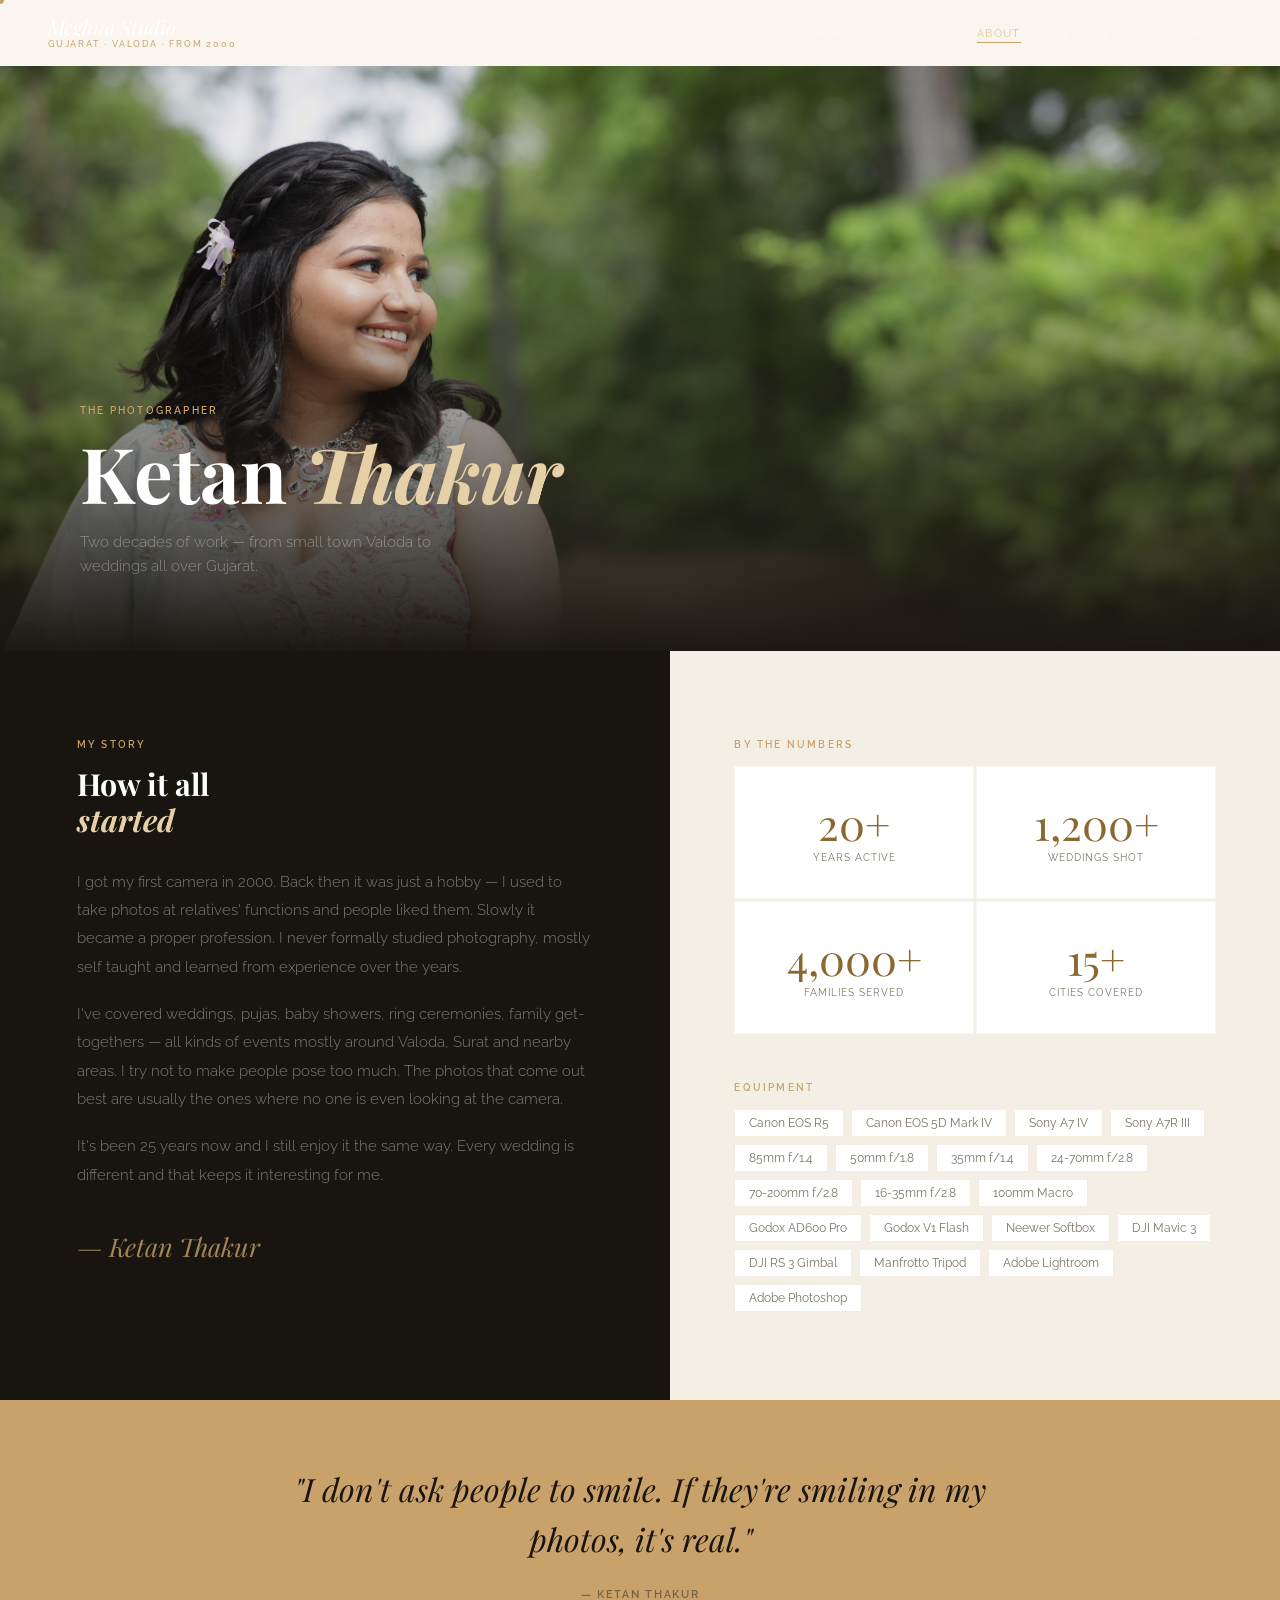
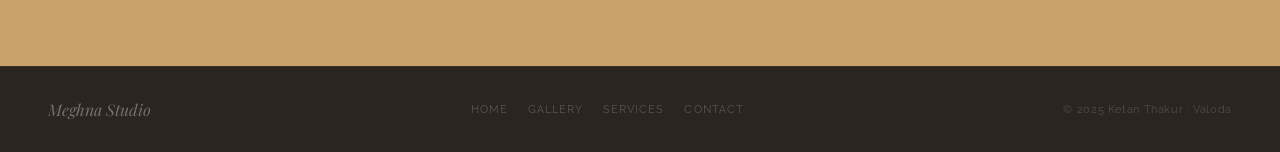
<file: about.html>
<!DOCTYPE html>
<html lang="en">
<head>
  <meta charset="UTF-8">
  <meta name="viewport" content="width=device-width, initial-scale=1.0">
  <title>Meghna Studio — About</title>
  <link rel="stylesheet" href="base.css">
  <link rel="stylesheet" href="about.css">
</head>
<body>

  <div id="dot"></div>

  <nav class="nav dark" id="nav">
    <a class="nav-logo" href="home.html">
      Meghna Studio
      <span>Gujarat · Valoda · From 2000</span>
    </a>
    <div class="nav-links">
      <a href="home.html">Home</a>
      <a href="gallery.html">Gallery</a>
      <a href="about.html" class="here">About</a>
      <a href="services.html">Services</a>
      <a href="contact.html">Contact</a>
    </div>
  </nav>

  <div class="wrap">

    <!-- CINEMATIC HEADER -->
    <div class="about-top">
      <div class="about-top-bg"></div>
      <div class="about-top-fade"></div>
      <div class="about-top-text">
        <span class="label">The photographer</span>
        <h1>Ketan <em>Thakur</em></h1>
        <p>Two decades of work — from small town Valoda to weddings all over Gujarat.</p>
      </div>
    </div>

    <!-- STORY -->
    <div class="about-body">
      <div class="about-story">
        <span class="label">My story</span>
        <h2>How it all<br><em>started</em></h2>

        <p>
          I got my first camera in 2000. Back then it was just a hobby — I used to
          take photos at relatives' functions and people liked them. Slowly it became
          a proper profession. I never formally studied photography, mostly self taught
          and learned from experience over the years.
        </p>
        <p>
          I've covered weddings, pujas, baby showers, ring ceremonies, family get-togethers —
          all kinds of events mostly around Valoda, Surat and nearby areas. I try not to
          make people pose too much. The photos that come out best are usually the ones
          where no one is even looking at the camera.
        </p>
        <p>
          It's been 25 years now and I still enjoy it the same way. Every wedding is
          different and that keeps it interesting for me.
        </p>

        <div class="sign">— Ketan Thakur</div>
      </div>

      <div class="about-meta">
        <span class="label">By the numbers</span>
        <div class="stat-boxes">
          <div class="stat-box">
            <div class="stat-box-n">20+</div>
            <div class="stat-box-l">Years active</div>
          </div>
          <div class="stat-box">
            <div class="stat-box-n">1,200+</div>
            <div class="stat-box-l">Weddings shot</div>
          </div>
          <div class="stat-box">
            <div class="stat-box-n">4,000+</div>
            <div class="stat-box-l">Families served</div>
          </div>
          <div class="stat-box">
            <div class="stat-box-n">15+</div>
            <div class="stat-box-l">Cities covered</div>
          </div>
        </div>

        <span class="label">Equipment</span>
        <div class="gear-tags">
          <span class="gear-tag">Canon EOS R5</span>
          <span class="gear-tag">Canon EOS 5D Mark IV</span>
          <span class="gear-tag">Sony A7 IV</span>
          <span class="gear-tag">Sony A7R III</span>
          <span class="gear-tag">85mm f/1.4</span>
          <span class="gear-tag">50mm f/1.8</span>
          <span class="gear-tag">35mm f/1.4</span>
          <span class="gear-tag">24-70mm f/2.8</span>
          <span class="gear-tag">70-200mm f/2.8</span>
          <span class="gear-tag">16-35mm f/2.8</span>
          <span class="gear-tag">100mm Macro</span>
          <span class="gear-tag">Godox AD600 Pro</span>
          <span class="gear-tag">Godox V1 Flash</span>
          <span class="gear-tag">Neewer Softbox</span>
          <span class="gear-tag">DJI Mavic 3</span>
          <span class="gear-tag">DJI RS 3 Gimbal</span>
          <span class="gear-tag">Manfrotto Tripod</span>
          <span class="gear-tag">Adobe Lightroom</span>
          <span class="gear-tag">Adobe Photoshop</span>
        </div>
      </div>
    </div>

    <!-- QUOTE -->
    <div class="about-quote">
      <blockquote>
        "I don't ask people to smile. If they're smiling in my photos, it's real."
        <cite>— Ketan Thakur</cite>
      </blockquote>
    </div>

  </div>

  <footer>
    <div class="logo">Meghna Studio</div>
    <nav class="links">
      <a href="home.html">Home</a>
      <a href="gallery.html">Gallery</a>
      <a href="services.html">Services</a>
      <a href="contact.html">Contact</a>
    </nav>
    <div class="copy">© 2025 Ketan Thakur · Valoda</div>
  </footer>

  <script src="js/main.js"></script>
</body>
</html>
</file>
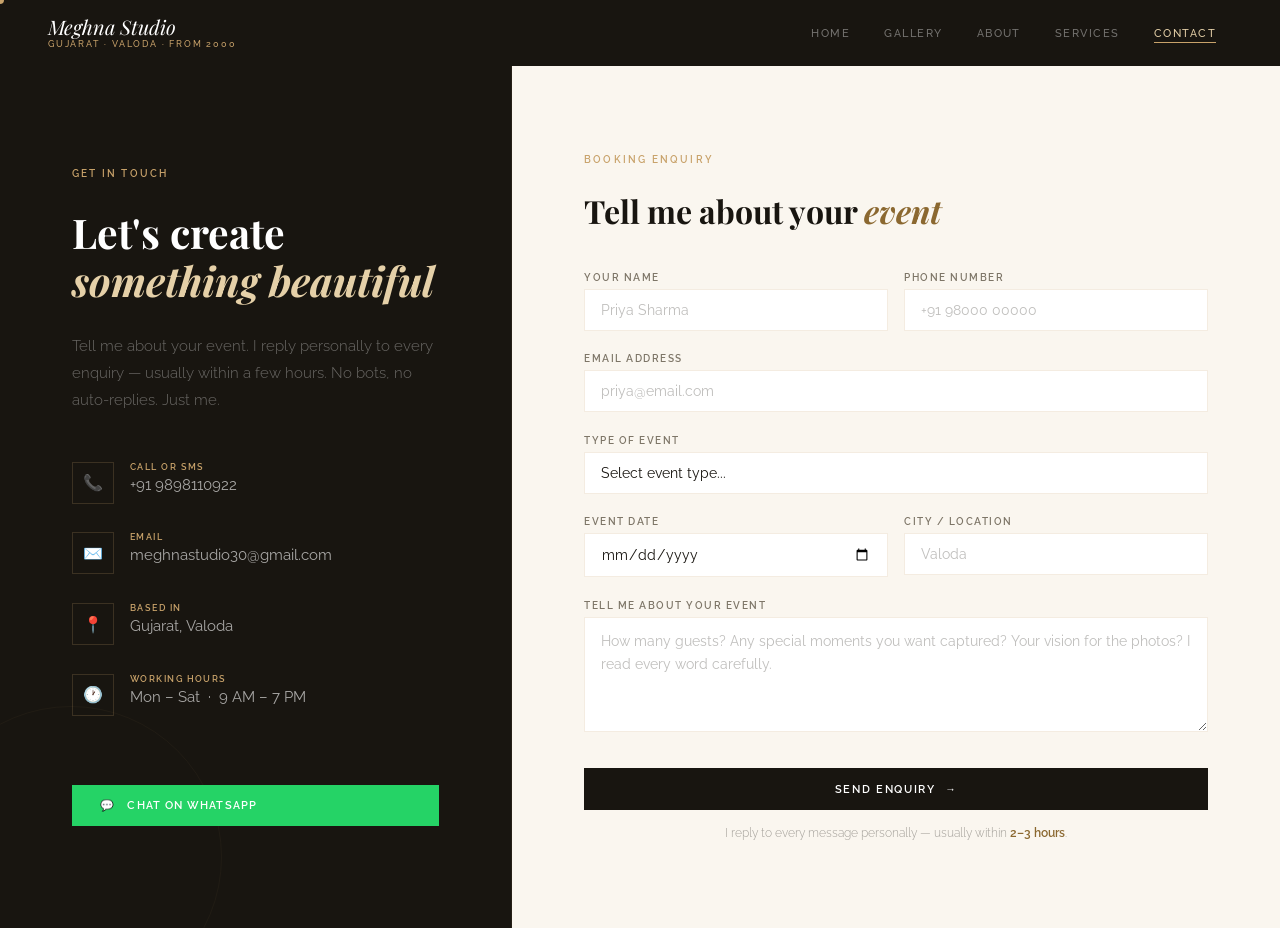
<file: contact.html>
<!DOCTYPE html>
<html lang="en">
<head>
  <meta charset="UTF-8">
  <meta name="viewport" content="width=device-width, initial-scale=1.0">
  <title>Meghna Studio — Contact</title>
  <link rel="stylesheet" href="base.css">
  <link rel="stylesheet" href="contact.css">
</head>
<body class="contact-page">

  <div id="dot"></div>

  <nav class="nav dark" id="nav">
    <a class="nav-logo" href="home.html">
      Meghna Studio
      <span>Gujarat · Valoda · From 2000</span>
    </a>
    <div class="nav-links">
      <a href="home.html">Home</a>
      <a href="gallery.html">Gallery</a>
      <a href="about.html">About</a>
      <a href="services.html">Services</a>
      <a href="contact.html" class="here">Contact</a>
    </div>
  </nav>

  <div class="wrap">
    <div class="contact-layout">

      <!-- LEFT — info -->
      <div class="contact-info">
        <span class="label">Get in touch</span>
        <h1>Let's create<br><em>something beautiful</em></h1>
        <p>
          Tell me about your event. I reply personally to every enquiry —
          usually within a few hours. No bots, no auto-replies. Just me.
        </p>

        <div class="contact-row">
          <div class="contact-row-icon">📞</div>
          <div>
            <div class="contact-row-lbl">Call or SMS</div>
            <div class="contact-row-val">+91 9898110922</div>
          </div>
        </div>

        <div class="contact-row">
          <div class="contact-row-icon">✉️</div>
          <div>
            <div class="contact-row-lbl">Email</div>
            <div class="contact-row-val">meghnastudio30@gmail.com</div>
          </div>
        </div>

        <div class="contact-row">
          <div class="contact-row-icon">📍</div>
          <div>
            <div class="contact-row-lbl">Based in</div>
            <div class="contact-row-val">
              Gujarat, Valoda
            </div>
          </div>
        </div>

        <div class="contact-row">
          <div class="contact-row-icon">🕐</div>
          <div>
            <div class="contact-row-lbl">Working hours</div>
            <div class="contact-row-val">Mon – Sat &nbsp;·&nbsp; 9 AM – 7 PM</div>
          </div>
        </div>

        <a class="wa" href="https://wa.me/919886700000" target="_blank">
          💬 &nbsp; Chat on WhatsApp
        </a>
      </div>

      <!-- RIGHT — form -->
      <div class="contact-form-side">
        <span class="label">Booking enquiry</span>
        <h2>Tell me about your <em>event</em></h2>

        <div class="two-col">
          <div class="field">
            <label>Your name</label>
            <input type="text" name="name" id="contact-name" placeholder="Priya Sharma">
          </div>
          <div class="field">
            <label>Phone number</label>
            <input type="tel" name="phone" id="contact-phone" placeholder="+91 98000 00000">
          </div>
        </div>

        <div class="field">
          <label>Email address</label>
          <input type="email" name="email" id="contact-email" placeholder="priya@email.com">
        </div>

        <div class="field">
          <label>Type of event</label>
          <select name="event_type" id="contact-event-type">
            <option value="">Select event type...</option>
            <option>Wedding / Reception</option>
            <option>Engagement / Pre-wedding shoot</option>
            <option>Family portrait session</option>
            <option>Birthday / Naming ceremony</option>
            <option>Corporate event</option>
            <option>Other</option>
          </select>
        </div>

        <div class="two-col">
          <div class="field">
            <label>Event date</label>
            <input type="date" name="event_date" id="contact-event-date">
          </div>
          <div class="field">
            <label>City / Location</label>
            <input type="text" name="location" id="contact-location" placeholder="Valoda">
          </div>
        </div>

        <div class="field">
          <label>Tell me about your event</label>
          <textarea name="message" id="contact-message" placeholder="How many guests? Any special moments you want captured? Your vision for the photos? I read every word carefully."></textarea>
        </div>

        <button class="submit" id="submit-btn">
          <span>Send Enquiry &nbsp;→</span>
        </button>

        <p class="reply-note">
          I reply to every message personally — usually within <strong>2–3 hours</strong>.
        </p>
      </div>

    </div>
  </div>

  <script src="js/main.js"></script>
</body>
</html>
</file>
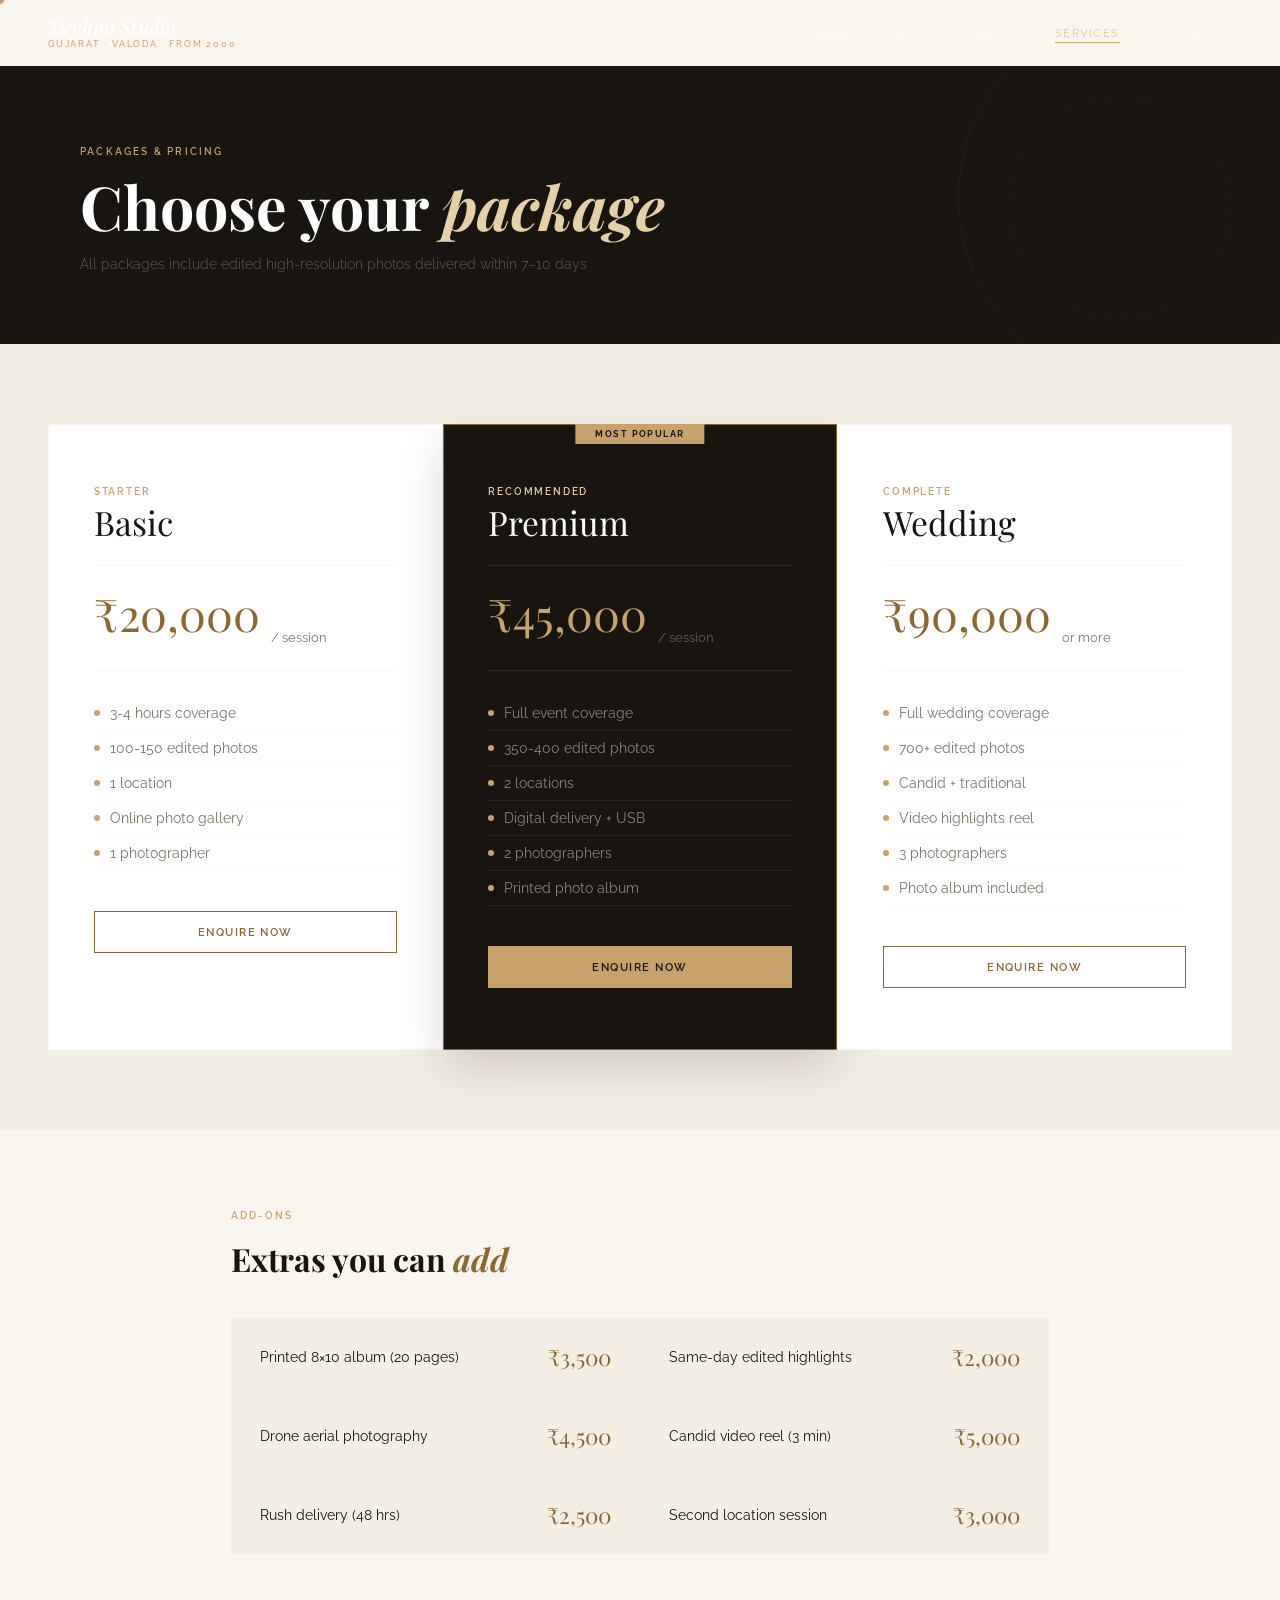
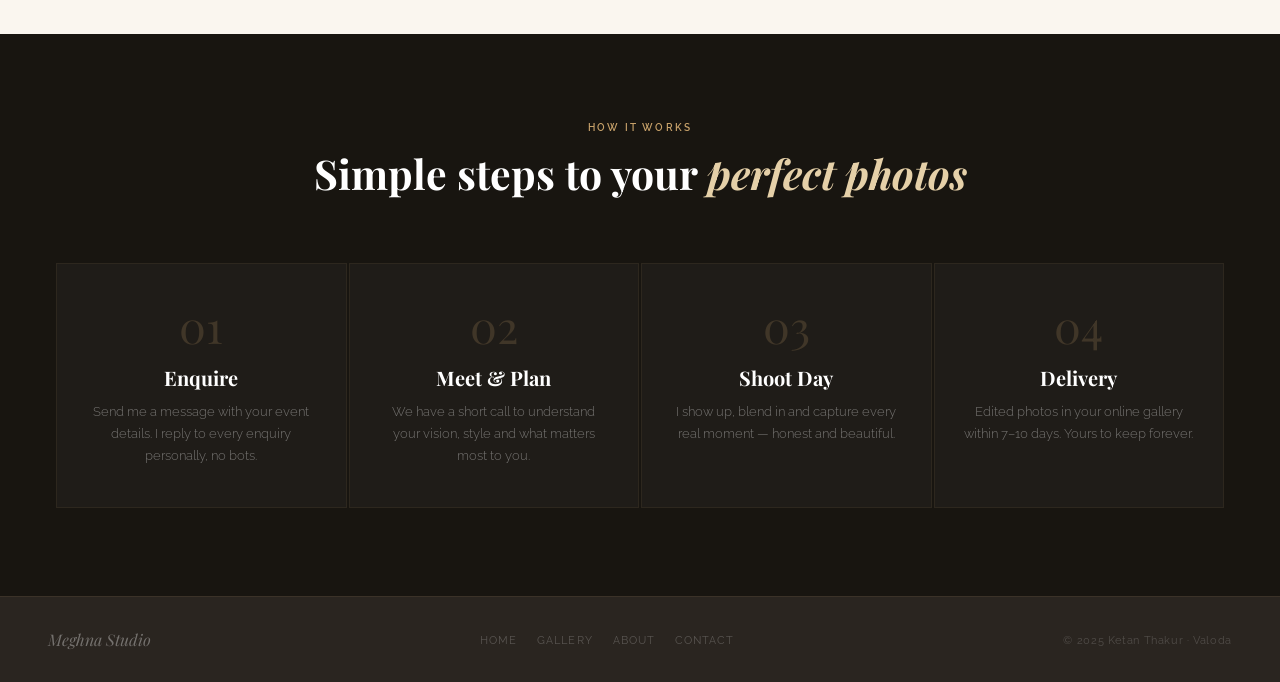
<file: services.html>
<!DOCTYPE html>
<html lang="en">
<head>
  <meta charset="UTF-8">
  <meta name="viewport" content="width=device-width, initial-scale=1.0">
  <title>Meghna Studio — Services & Pricing</title>
  <link rel="stylesheet" href="base.css">
  <link rel="stylesheet" href="services.css">
</head>
<body>

  <div id="dot"></div>

  <nav class="nav dark" id="nav">
    <a class="nav-logo" href="home.html">
      Meghna Studio
      <span>Gujarat · Valoda · From 2000</span>
    </a>
    <div class="nav-links">
      <a href="home.html">Home</a>
      <a href="gallery.html">Gallery</a>
      <a href="about.html">About</a>
      <a href="services.html" class="here">Services</a>
      <a href="contact.html">Contact</a>
    </div>
  </nav>

  <div class="wrap">

    <!-- PAGE HEADER -->
    <div class="svc-header">
      <span class="label">Packages & pricing</span>
      <h1>Choose your <em>package</em></h1>
      <p>All packages include edited high-resolution photos delivered within 7–10 days</p>
    </div>

    <!-- PRICING -->
    <div class="packages">
      <div class="pkg-grid">

        <div class="pkg-card">
          <div class="pkg-tier">Starter</div>
          <div class="pkg-name">Basic</div>
          <div class="pkg-price">₹20,000 <sub>/ session</sub></div>
          <ul class="pkg-features">
            <li>3-4 hours coverage</li>
            <li>100-150 edited photos</li>
            <li>1 location</li>
            <li>Online photo gallery</li>
            <li>1 photographer</li>
          </ul>
          <a class="pkg-btn" href="contact.html">Enquire now</a>
        </div>

        <div class="pkg-card popular">
          <div class="popular-tag">Most popular</div>
          <div class="pkg-tier">Recommended</div>
          <div class="pkg-name">Premium</div>
          <div class="pkg-price">₹45,000 <sub>/ session</sub></div>
          <ul class="pkg-features">
            <li>Full event coverage</li>
            <li>350-400 edited photos</li>
            <li>2 locations</li>
            <li>Digital delivery + USB</li>
            <li>2 photographers</li>
            <li>Printed photo album</li>
          </ul>
          <a class="pkg-btn" href="contact.html">Enquire now</a>
        </div>

        <div class="pkg-card">
          <div class="pkg-tier">Complete</div>
          <div class="pkg-name">Wedding</div>
          <div class="pkg-price">₹90,000 <sub>or more</sub></div>
          <ul class="pkg-features">
            <li>Full wedding coverage</li>
            <li>700+ edited photos</li>
            <li>Candid + traditional</li>
            <li>Video highlights reel</li>
            <li>3 photographers</li>
            <li>Photo album included</li>
          </ul>
          <a class="pkg-btn" href="contact.html">Enquire now</a>
        </div>

      </div>
    </div>

    <!-- ADD-ONS -->
    <div class="addons">
      <span class="label">Add-ons</span>
      <h2>Extras you can <em>add</em></h2>
      <div class="addon-list">
        <div class="addon-row">
          <span>Printed 8×10 album (20 pages)</span>
          <strong>₹3,500</strong>
        </div>
        <div class="addon-row">
          <span>Same-day edited highlights</span>
          <strong>₹2,000</strong>
        </div>
        <div class="addon-row">
          <span>Drone aerial photography</span>
          <strong>₹4,500</strong>
        </div>
        <div class="addon-row">
          <span>Candid video reel (3 min)</span>
          <strong>₹5,000</strong>
        </div>
        <div class="addon-row">
          <span>Rush delivery (48 hrs)</span>
          <strong>₹2,500</strong>
        </div>
        <div class="addon-row">
          <span>Second location session</span>
          <strong>₹3,000</strong>
        </div>
      </div>
    </div>

    <!-- HOW IT WORKS -->
    <div class="process">
      <div class="section-head">
        <span class="label" style="color: var(--gold);">How it works</span>
        <h2 style="color: #fff;">Simple steps to your <em style="color: var(--gold-lt);">perfect photos</em></h2>
        <div class="gold-bar"></div>
      </div>
      <div class="steps">
        <div class="step">
          <div class="step-n">01</div>
          <h3>Enquire</h3>
          <p>Send me a message with your event details. I reply to every enquiry personally, no bots.</p>
        </div>
        <div class="step">
          <div class="step-n">02</div>
          <h3>Meet & Plan</h3>
          <p>We have a short call to understand your vision, style and what matters most to you.</p>
        </div>
        <div class="step">
          <div class="step-n">03</div>
          <h3>Shoot Day</h3>
          <p>I show up, blend in and capture every real moment — honest and beautiful.</p>
        </div>
        <div class="step">
          <div class="step-n">04</div>
          <h3>Delivery</h3>
          <p>Edited photos in your online gallery within 7–10 days. Yours to keep forever.</p>
        </div>
      </div>
    </div>

  </div>

  <footer>
    <div class="logo">Meghna Studio</div>
    <nav class="links">
      <a href="home.html">Home</a>
      <a href="gallery.html">Gallery</a>
      <a href="about.html">About</a>
      <a href="contact.html">Contact</a>
    </nav>
    <div class="copy">© 2025 Ketan Thakur · Valoda</div>
  </footer>

  <script src="js/main.js"></script>
</body>
</html>
</file>
<file: base.css>
/* 
  base.css
  Common styles used across all pages
  -- navbar, footer, buttons, cursor, fonts, reset
*/

@import url('https://fonts.googleapis.com/css2?family=Playfair+Display:ital,wght@0,400;0,600;1,400&family=Raleway:wght@300;400;500;600&display=swap');

* {
  margin: 0;
  padding: 0;
  box-sizing: border-box;
}

:root {
  --gold:      #c8a26a;
  --gold-lt:   #e5d0a8;
  --gold-dk:   #8b6830;
  --dark:      #181510;
  --dark2:     #2a2520;
  --cream:     #faf6ef;
  --off-white: #f4efe4;
  --muted:     #7d7567;
  --serif:     'Playfair Display', Georgia, serif;
  --sans:      'Raleway', sans-serif;
}

html {
  font-size: 16px;
  scroll-behavior: smooth;
}

body {
  font-family: var(--sans);
  background: var(--cream);
  color: var(--dark);
  overflow-x: hidden;
  -webkit-font-smoothing: antialiased;
}

img {
  display: block;
  width: 100%;
  height: 100%;
  object-fit: cover;
}

a {
  text-decoration: none;
  color: inherit;
}

button {
  cursor: pointer;
  border: none;
  background: none;
  font-family: var(--sans);
}

/* cursor dot */
#dot {
  width: 8px;
  height: 8px;
  background: var(--gold);
  border-radius: 50%;
  position: fixed;
  top: 0; left: 0;
  pointer-events: none;
  z-index: 9999;
  transform: translate(-50%, -50%);
}

/* navbar */
.nav {
  position: fixed;
  top: 0; left: 0; right: 0;
  z-index: 100;
  display: flex;
  align-items: center;
  justify-content: space-between;
  padding: 0 3rem;
  height: 66px;
  transition: background 0.4s, border-color 0.4s;
  border-bottom: 1px solid transparent;
}

.nav.dark {
  background: rgba(24, 21, 16, 0.95);
  border-color: rgba(200, 162, 106, 0.12);
  backdrop-filter: blur(10px);
}

.nav-logo {
  font-family: var(--serif);
  font-style: italic;
  font-size: 20px;
  color: #fff;
  line-height: 1;
}

.nav-logo span {
  display: block;
  font-family: var(--sans);
  font-style: normal;
  font-size: 9px;
  letter-spacing: 0.2em;
  text-transform: uppercase;
  color: var(--gold);
  margin-top: 3px;
  font-weight: 500;
}

.nav-links {
  display: flex;
  gap: 2px;
}

.nav-links a {
  font-size: 10.5px;
  letter-spacing: 0.14em;
  text-transform: uppercase;
  font-weight: 500;
  color: rgba(255,255,255,0.4);
  padding: 8px 16px;
  position: relative;
  transition: color 0.2s;
}

.nav-links a::after {
  content: '';
  position: absolute;
  bottom: 4px;
  left: 16px;
  right: 16px;
  height: 1px;
  background: var(--gold);
  transform: scaleX(0);
  transform-origin: left;
  transition: transform 0.28s ease;
}

.nav-links a:hover {
  color: rgba(255,255,255,0.75);
}

.nav-links a.here {
  color: var(--gold-lt);
}

.nav-links a.here::after {
  transform: scaleX(1);
}

/* buttons */
.btn {
  display: inline-block;
  padding: 14px 38px;
  font-family: var(--sans);
  font-size: 11px;
  font-weight: 600;
  letter-spacing: 0.14em;
  text-transform: uppercase;
  transition: transform 0.2s, box-shadow 0.2s, background 0.2s;
}

.btn:hover {
  transform: translateY(-2px);
}

.btn-solid {
  background: var(--gold);
  color: var(--dark);
}

.btn-solid:hover {
  background: var(--gold-lt);
  box-shadow: 0 8px 24px rgba(200,162,106,0.28);
}

.btn-border {
  background: transparent;
  color: rgba(255,255,255,0.55);
  border: 1px solid rgba(255,255,255,0.2);
}

.btn-border:hover {
  border-color: var(--gold);
  color: var(--gold-lt);
}

/* small label above headings */
.label {
  font-size: 10px;
  letter-spacing: 0.22em;
  text-transform: uppercase;
  font-weight: 600;
  color: var(--gold);
  margin-bottom: 1rem;
  display: block;
}

/* site footer */
footer {
  background: var(--dark2);
  border-top: 1px solid rgba(200,162,106,0.1);
  padding: 2rem 3rem;
  display: flex;
  align-items: center;
  justify-content: space-between;
}

footer .logo {
  font-family: var(--serif);
  font-style: italic;
  font-size: 16px;
  color: rgba(255,255,255,0.35);
}

footer .links {
  display: flex;
  gap: 20px;
}

footer .links a {
  font-size: 10.5px;
  letter-spacing: 0.1em;
  text-transform: uppercase;
  color: rgba(255,255,255,0.22);
  transition: color 0.2s;
}

footer .links a:hover {
  color: var(--gold);
}

footer .copy {
  font-size: 10.5px;
  color: rgba(255,255,255,0.18);
  letter-spacing: 0.06em;
}

/* page top padding (below fixed nav) */
.wrap {
  padding-top: 66px;
}
</file>
<file: about.css>
/*
  about.css
  Styles for the about page
*/

/* big cinematic header */
.about-top {
  height: 65vh;
  min-height: 460px;
  position: relative;
  overflow: hidden;
  display: flex;
  align-items: flex-end;
}

.about-top-bg {
  position: absolute;
  inset: 0;
  background: url('images/059A4309.JPG') center 30% / cover;
}

.about-top-fade {
  position: absolute;
  inset: 0;
  background: linear-gradient(to top, rgba(24,21,16,0.98) 0%, rgba(24,21,16,0.1) 65%);
}

.about-top-text {
  position: relative;
  z-index: 1;
  padding: 4.5rem 5rem;
}

.about-top-text h1 {
  font-family: var(--serif);
  font-size: clamp(2.8rem, 6vw, 5.2rem);
  color: #fff;
  line-height: 1.06;
}

.about-top-text h1 em {
  font-style: italic;
  color: var(--gold-lt);
}

.about-top-text p {
  font-size: 14.5px;
  color: rgba(255,255,255,0.38);
  margin-top: 1rem;
  font-weight: 300;
  line-height: 1.7;
  max-width: 420px;
}

/* story section */
.about-body {
  display: grid;
  grid-template-columns: 1.1fr 1fr;
}

.about-story {
  background: var(--dark);
  padding: 5.5rem 4.8rem;
}

.about-story h2 {
  font-family: var(--serif);
  font-size: 1.9rem;
  color: #fff;
  line-height: 1.2;
  margin-bottom: 1.8rem;
}

.about-story h2 em {
  font-style: italic;
  color: var(--gold-lt);
}

.about-story p {
  font-size: 14.5px;
  font-weight: 300;
  color: rgba(255,255,255,0.44);
  line-height: 1.95;
  margin-bottom: 1.2rem;
}

.sign {
  font-family: var(--serif);
  font-style: italic;
  font-size: 1.6rem;
  color: var(--gold);
  margin-top: 2.5rem;
  opacity: 0.8;
}

/* right side with stats and gear */
.about-meta {
  background: var(--off-white);
  padding: 5.5rem 4rem;
}

.stat-boxes {
  display: grid;
  grid-template-columns: 1fr 1fr;
  gap: 2px;
  margin-bottom: 3rem;
}

.stat-box {
  background: #fff;
  padding: 2.2rem 1.6rem;
  border: 1px solid rgba(200,162,106,0.1);
  text-align: center;
  transition: border-color 0.22s;
}

.stat-box:hover {
  border-color: rgba(200,162,106,0.3);
}

.stat-box-n {
  font-family: var(--serif);
  font-size: 2.7rem;
  color: var(--gold-dk);
  line-height: 1;
}

.stat-box-l {
  font-size: 10px;
  letter-spacing: 0.1em;
  text-transform: uppercase;
  color: var(--muted);
  margin-top: 0.4rem;
}

/* gear tags */
.gear-tags {
  display: flex;
  flex-wrap: wrap;
  gap: 7px;
  margin-top: 1rem;
}

.gear-tag {
  padding: 6px 14px;
  border: 1px solid rgba(200,162,106,0.2);
  background: #fff;
  font-size: 12px;
  color: var(--muted);
  transition: border-color 0.2s, color 0.2s;
}

.gear-tag:hover {
  border-color: var(--gold);
  color: var(--dark);
}

/* quote strip */
.about-quote {
  background: var(--gold);
  padding: 4rem 3.5rem;
  text-align: center;
}

.about-quote blockquote {
  font-family: var(--serif);
  font-style: italic;
  font-size: clamp(1.2rem, 2.6vw, 2rem);
  color: var(--dark);
  line-height: 1.55;
  max-width: 740px;
  margin: 0 auto;
}

.about-quote cite {
  display: block;
  font-style: normal;
  font-family: var(--sans);
  font-size: 10.5px;
  letter-spacing: 0.16em;
  text-transform: uppercase;
  color: rgba(24,21,16,0.45);
  margin-top: 1.4rem;
  font-weight: 600;
}
</file>
<file: contact.css>
/*
  contact.css
  Styles for the contact page
*/

.contact-page {
  background: var(--dark);
}

/* two column layout */
.contact-layout {
  display: grid;
  grid-template-columns: 1fr 1.5fr;
  min-height: calc(100vh - 66px);
}

/* left side — info */
.contact-info {
  background: var(--dark);
  padding: 5.5rem 4.5rem;
  display: flex;
  flex-direction: column;
  justify-content: center;
  border-right: 1px solid rgba(200,162,106,0.08);
  position: relative;
  overflow: hidden;
}

/* subtle background ring */
.contact-info::before {
  content: '';
  position: absolute;
  bottom: -80px;
  left: -80px;
  width: 300px;
  height: 300px;
  border-radius: 50%;
  border: 1px solid rgba(200,162,106,0.05);
}

.contact-info h1 {
  font-family: var(--serif);
  font-size: clamp(2rem, 3.2vw, 3rem);
  color: #fff;
  line-height: 1.18;
  margin: 0.8rem 0 1.8rem;
  position: relative;
  z-index: 1;
}

.contact-info h1 em {
  font-style: italic;
  color: var(--gold-lt);
}

.contact-info > p {
  font-size: 14.5px;
  color: rgba(255,255,255,0.36);
  line-height: 1.85;
  margin-bottom: 3rem;
  font-weight: 300;
  position: relative;
  z-index: 1;
}

/* contact detail rows */
.contact-row {
  display: flex;
  align-items: flex-start;
  gap: 1rem;
  margin-bottom: 1.8rem;
  position: relative;
  z-index: 1;
  transition: transform 0.22s;
}

.contact-row:hover {
  transform: translateX(5px);
}

.contact-row-icon {
  width: 42px;
  height: 42px;
  border: 1px solid rgba(200,162,106,0.2);
  display: flex;
  align-items: center;
  justify-content: center;
  font-size: 16px;
  flex-shrink: 0;
  transition: border-color 0.22s;
}

.contact-row:hover .contact-row-icon {
  border-color: var(--gold);
}

.contact-row-lbl {
  font-size: 9px;
  letter-spacing: 0.16em;
  text-transform: uppercase;
  color: var(--gold);
  font-weight: 600;
  margin-bottom: 2px;
}

.contact-row-val {
  font-size: 14.5px;
  color: rgba(255,255,255,0.62);
  line-height: 1.5;
}

/* whatsapp cta */
.wa {
  display: inline-flex;
  align-items: center;
  gap: 9px;
  margin-top: 2.5rem;
  padding: 14px 28px;
  background: #25D366;
  color: #fff;
  font-family: var(--sans);
  font-size: 11px;
  letter-spacing: 0.1em;
  text-transform: uppercase;
  font-weight: 600;
  transition: background 0.22s, transform 0.2s;
  position: relative;
  z-index: 1;
  text-decoration: none;
}

.wa:hover {
  background: #1aae57;
  transform: translateY(-2px);
}

/* right side — form */
.contact-form-side {
  background: var(--cream);
  padding: 5.5rem 4.5rem;
  display: flex;
  flex-direction: column;
  justify-content: center;
}

.contact-form-side h2 {
  font-family: var(--serif);
  font-size: 2rem;
  margin: 0.5rem 0 2.5rem;
}

.contact-form-side h2 em {
  font-style: italic;
  color: var(--gold-dk);
}

/* form fields */
.field {
  margin-bottom: 1.4rem;
}

.field label {
  display: block;
  font-size: 9.5px;
  letter-spacing: 0.16em;
  text-transform: uppercase;
  color: var(--muted);
  font-weight: 600;
  margin-bottom: 6px;
  transition: color 0.2s;
}

.field.focused label {
  color: var(--gold-dk);
}

.field input,
.field select,
.field textarea {
  width: 100%;
  padding: 12px 16px;
  border: 1px solid rgba(200,162,106,0.2);
  background: #fff;
  font-family: var(--sans);
  font-size: 14px;
  color: var(--dark);
  font-weight: 400;
  outline: none;
  transition: border-color 0.22s, box-shadow 0.22s;
  -webkit-appearance: none;
  border-radius: 0;
}

.field input:focus,
.field select:focus,
.field textarea:focus {
  border-color: var(--gold);
  box-shadow: 0 0 0 3px rgba(200,162,106,0.09);
}

.field input.err,
.field textarea.err {
  border-color: #c0392b;
  box-shadow: 0 0 0 3px rgba(192,57,43,0.09);
}

.field input::placeholder,
.field textarea::placeholder {
  color: rgba(24,21,16,0.28);
}

.field textarea {
  height: 115px;
  resize: vertical;
  line-height: 1.65;
}

.two-col {
  display: grid;
  grid-template-columns: 1fr 1fr;
  gap: 1rem;
}

/* submit */
.submit {
  width: 100%;
  padding: 15px;
  background: var(--dark);
  color: #fff;
  font-family: var(--sans);
  font-size: 10.5px;
  letter-spacing: 0.16em;
  text-transform: uppercase;
  font-weight: 600;
  margin-top: 0.6rem;
  position: relative;
  overflow: hidden;
  transition: color 0.32s;
}

.submit::before {
  content: '';
  position: absolute;
  inset: 0;
  background: var(--gold);
  transform: translateX(-101%);
  transition: transform 0.38s ease;
}

.submit:hover {
  color: var(--dark);
}

.submit:hover::before {
  transform: translateX(0);
}

.submit span {
  position: relative;
  z-index: 1;
}

.submit.sent {
  background: #2e7d4f;
  color: #fff;
}

.submit.sent::before {
  display: none;
}

/* small note below button */
.reply-note {
  text-align: center;
  margin-top: 1rem;
  font-size: 11.5px;
  color: rgba(24,21,16,0.38);
  font-weight: 300;
}

.reply-note strong {
  color: var(--gold-dk);
  font-weight: 600;
}
</file>
<file: services.css>
/*
  services.css
  Styles for the services & pricing page
*/

/* page header */
.svc-header {
  background: var(--dark);
  padding: 5rem 5rem 4.5rem;
  position: relative;
  overflow: hidden;
}

/* decorative circles — just CSS, no images */
.svc-header::before {
  content: '';
  position: absolute;
  top: -60px;
  right: -60px;
  width: 380px;
  height: 380px;
  border-radius: 50%;
  border: 1px solid rgba(200,162,106,0.06);
}

.svc-header::after {
  content: '';
  position: absolute;
  top: 30px;
  right: 50px;
  width: 220px;
  height: 220px;
  border-radius: 50%;
  border: 1px solid rgba(200,162,106,0.04);
}

.svc-header h1 {
  font-family: var(--serif);
  font-size: clamp(2.4rem, 5vw, 3.8rem);
  color: #fff;
  margin-top: 0.7rem;
  line-height: 1.1;
  position: relative;
  z-index: 1;
}

.svc-header h1 em {
  font-style: italic;
  color: var(--gold-lt);
}

.svc-header p {
  font-size: 13.5px;
  color: rgba(255,255,255,0.32);
  margin-top: 1rem;
  font-weight: 300;
  position: relative;
  z-index: 1;
}

/* packages section */
.packages {
  padding: 5rem 3rem;
  background: var(--off-white);
}

.pkg-grid {
  display: grid;
  grid-template-columns: repeat(3, 1fr);
}

.pkg-card {
  background: #fff;
  padding: 3.8rem 2.8rem;
  border: 1px solid rgba(200,162,106,0.1);
  position: relative;
  transition: transform 0.3s ease, box-shadow 0.3s ease;
}

.pkg-card:hover {
  transform: translateY(-6px);
  box-shadow: 0 24px 50px rgba(24,21,16,0.09);
}

.pkg-card.popular {
  background: var(--dark);
  border-color: var(--gold-dk);
  transform: translateY(-4px);
  box-shadow: 0 18px 44px rgba(24,21,16,0.16);
}

.pkg-card.popular:hover {
  transform: translateY(-10px);
}

.popular-tag {
  position: absolute;
  top: -1px;
  left: 50%;
  transform: translateX(-50%);
  background: var(--gold);
  color: var(--dark);
  font-size: 9px;
  letter-spacing: 0.16em;
  text-transform: uppercase;
  padding: 5px 20px;
  font-weight: 700;
  white-space: nowrap;
}

.pkg-tier {
  font-size: 10px;
  letter-spacing: 0.18em;
  text-transform: uppercase;
  color: var(--gold);
  font-weight: 600;
  margin-bottom: 0.6rem;
}

.pkg-card.popular .pkg-tier {
  color: var(--gold-lt);
}

.pkg-name {
  font-family: var(--serif);
  font-size: 2.1rem;
  color: var(--dark);
  line-height: 1;
}

.pkg-card.popular .pkg-name {
  color: #fff;
}

.pkg-price {
  font-family: var(--serif);
  font-size: 2.8rem;
  color: var(--gold-dk);
  margin: 1.6rem 0;
  padding: 1.6rem 0;
  border-top: 1px solid rgba(200,162,106,0.12);
  border-bottom: 1px solid rgba(200,162,106,0.12);
  line-height: 1;
}

.pkg-card.popular .pkg-price {
  color: var(--gold);
  border-color: rgba(200,162,106,0.18);
}

.pkg-price sub {
  font-family: var(--sans);
  font-size: 13px;
  font-weight: 400;
  color: var(--muted);
}

.pkg-card.popular .pkg-price sub {
  color: rgba(255,255,255,0.32);
}

.pkg-features {
  list-style: none;
  margin-bottom: 2.5rem;
}

.pkg-features li {
  display: flex;
  align-items: center;
  gap: 10px;
  padding: 9px 0;
  font-size: 14px;
  color: var(--muted);
  border-bottom: 1px solid rgba(200,162,106,0.07);
  font-weight: 400;
}

.pkg-card.popular .pkg-features li {
  color: rgba(255,255,255,0.48);
  border-color: rgba(200,162,106,0.08);
}

.pkg-features li::before {
  content: '';
  width: 6px;
  height: 6px;
  border-radius: 50%;
  background: var(--gold);
  flex-shrink: 0;
}

.pkg-btn {
  display: block;
  width: 100%;
  padding: 14px;
  text-align: center;
  font-size: 10.5px;
  letter-spacing: 0.14em;
  text-transform: uppercase;
  font-weight: 600;
  border: 1.5px solid var(--gold-dk);
  color: var(--gold-dk);
  background: transparent;
  transition: all 0.22s;
  font-family: var(--sans);
}

.pkg-card.popular .pkg-btn {
  background: var(--gold);
  border-color: var(--gold);
  color: var(--dark);
}

.pkg-btn:hover {
  background: var(--gold);
  border-color: var(--gold);
  color: var(--dark);
}

/* add-ons */
.addons {
  padding: 5rem 3.8rem;
  max-width: 940px;
  margin: 0 auto;
}

.addons h2 {
  font-family: var(--serif);
  font-size: 2rem;
  margin: 0.5rem 0 2.4rem;
}

.addons h2 em {
  font-style: italic;
  color: var(--gold-dk);
}

.addon-list {
  display: grid;
  grid-template-columns: 1fr 1fr;
  gap: 1px;
  background: rgba(200,162,106,0.1);
}

.addon-row {
  display: flex;
  justify-content: space-between;
  align-items: center;
  padding: 1.5rem 1.8rem;
  background: var(--off-white);
  transition: background 0.2s;
}

.addon-row:hover {
  background: var(--cream);
}

.addon-row span {
  font-size: 14px;
  color: var(--dark);
}

.addon-row strong {
  font-family: var(--serif);
  font-size: 1.4rem;
  color: var(--gold-dk);
  font-weight: 400;
}

/* how it works */
.process {
  padding: 5.5rem 3.5rem;
  background: var(--dark);
}

.process .section-head h2 {
  color: #fff;
}

.process .section-head h2 em {
  color: var(--gold-lt);
}

.steps {
  display: grid;
  grid-template-columns: repeat(4, 1fr);
  gap: 2px;
  margin-top: 3.5rem;
}

.step {
  padding: 2.5rem 1.8rem;
  background: rgba(255,255,255,0.03);
  border: 1px solid rgba(200,162,106,0.08);
  text-align: center;
  transition: background 0.25s, border-color 0.25s;
}

.step:hover {
  background: rgba(200,162,106,0.05);
  border-color: rgba(200,162,106,0.22);
}

.step-n {
  font-family: var(--serif);
  font-size: 2.8rem;
  color: rgba(200,162,106,0.2);
  line-height: 1;
  margin-bottom: 1rem;
}

.step h3 {
  font-family: var(--serif);
  font-size: 1.25rem;
  color: #fff;
  margin-bottom: 0.6rem;
}

.step p {
  font-size: 13px;
  color: rgba(255,255,255,0.38);
  line-height: 1.7;
  font-weight: 300;
}

/* local section-head for dark bg */
.section-head {
  text-align: center;
  margin-bottom: 4rem;
}

.section-head h2 {
  font-family: var(--serif);
  font-size: clamp(1.8rem, 3.2vw, 2.8rem);
  color: var(--dark);
  margin-top: 0.6rem;
  line-height: 1.2;
}

.section-head h2 em {
  font-style: italic;
  color: var(--gold-dk);
}
</file>
